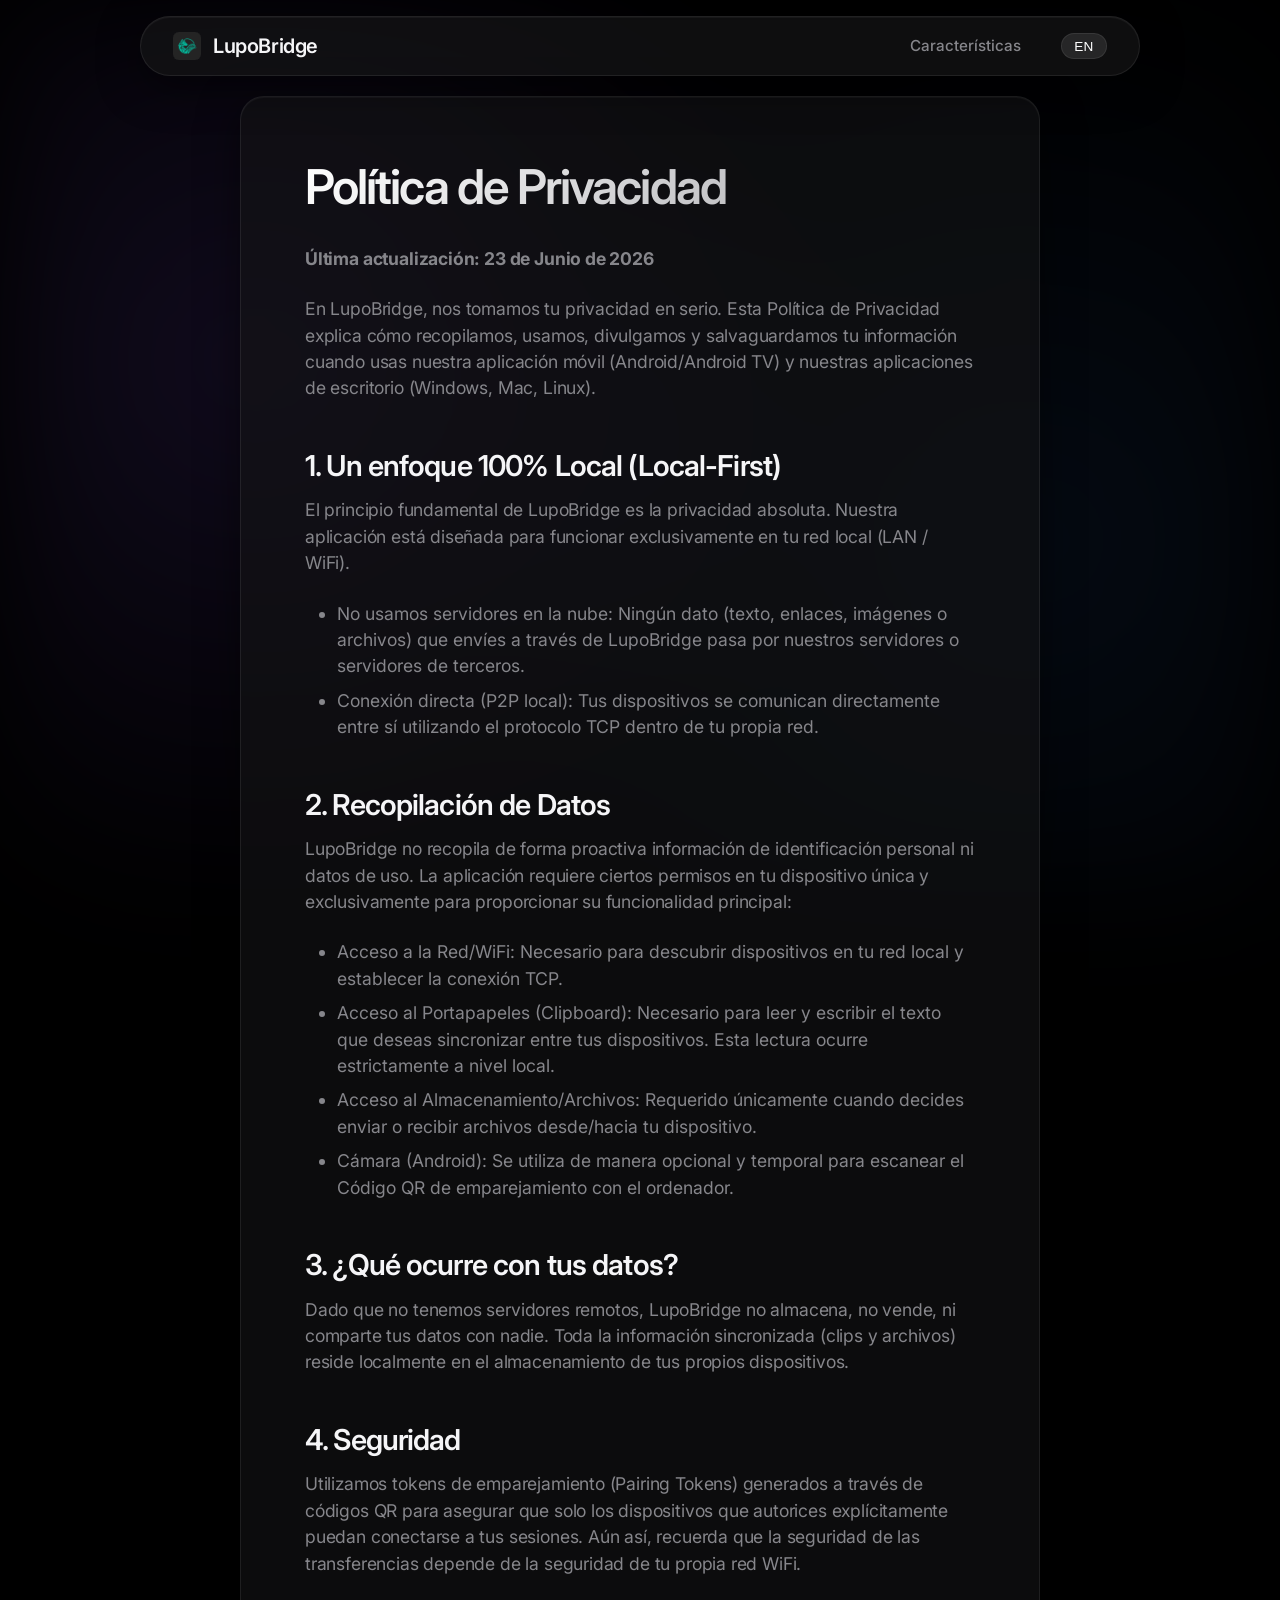
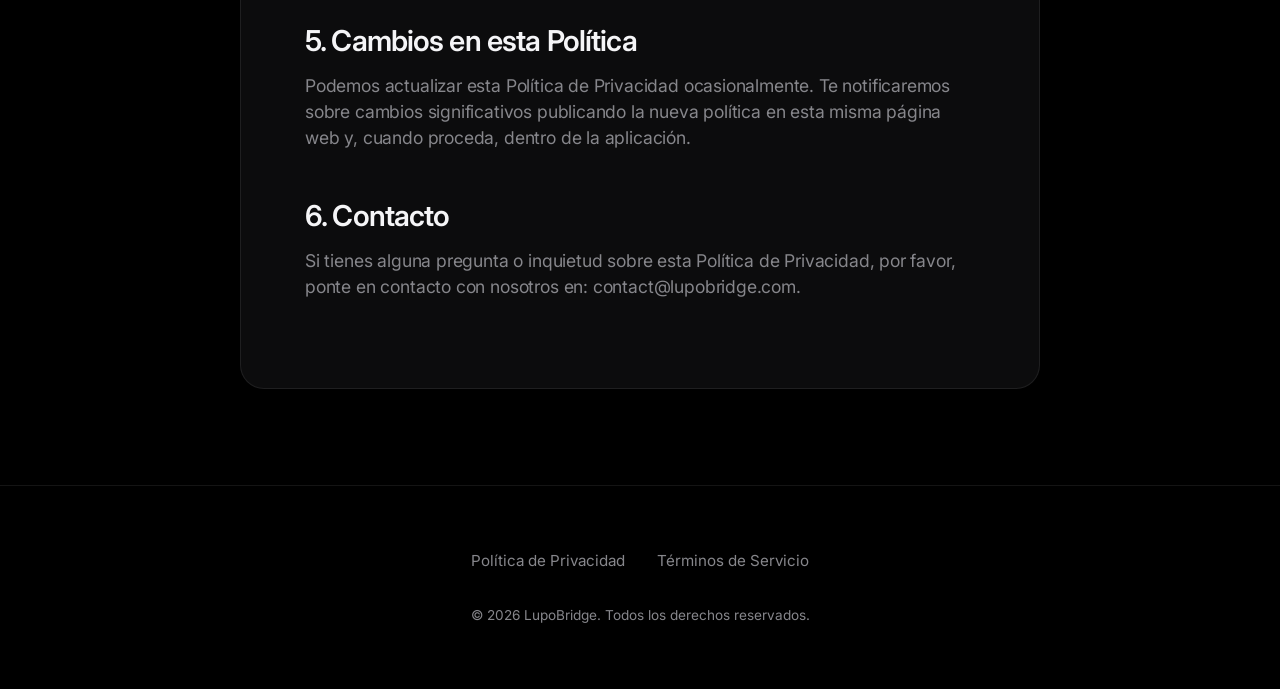
<file: privacy.html>
<!DOCTYPE html>
<html lang="es">
<head>
  <meta charset="UTF-8" />
  <meta name="viewport" content="width=device-width, initial-scale=1.0" />
  <title>Política de Privacidad - LupoBridge</title>
  <link href="https://fonts.googleapis.com/css2?family=Inter:wght@400;500;600;700&display=swap" rel="stylesheet">
  <script type="module" crossorigin src="/assets/main-DRXj1mTR.js"></script>
  <link rel="stylesheet" crossorigin href="/assets/main-PieC6xb2.css">
<link rel="manifest" href="/manifest.webmanifest"><script id="vite-plugin-pwa:register-sw" src="/registerSW.js"></script></head>
<body>
  <!-- Animated Grid Background -->
  <div class="mesh-bg"></div>

  <nav class="navbar glass">
    <div class="logo-container">
      <img src="/assets/logo-HPWFCnCi.png" alt="LupoBridge Logo" />
      <a href="/">LupoBridge</a>
    </div>
    <div class="nav-links">
      <a href="/" data-i18n="nav_features">Volver al Inicio</a>
      <button id="lang-toggle" class="lang-btn">EN</button>
    </div>
  </nav>

  <main class="legal-content glass" style="max-width: 800px; margin: 6rem auto; padding: 4rem; display: block;">
    <h1 data-i18n="privacy_title">Política de Privacidad</h1>
    <p><strong data-i18n="privacy_date">Última actualización: 23 de Junio de 2026</strong></p>

    <p data-i18n="privacy_intro">En LupoBridge, nos tomamos tu privacidad en serio. Esta Política de Privacidad explica cómo recopilamos, usamos, divulgamos y salvaguardamos tu información cuando usas nuestra aplicación móvil (Android/Android TV) y nuestras aplicaciones de escritorio (Windows, Mac, Linux).</p>

    <h2 data-i18n="privacy_h1">1. Un enfoque 100% Local (Local-First)</h2>
    <p data-i18n="privacy_p1">El principio fundamental de LupoBridge es la privacidad absoluta. Nuestra aplicación está diseñada para funcionar exclusivamente en tu red local (LAN / WiFi).</p>
    <ul>
      <li data-i18n="privacy_li1_1"><strong>No usamos servidores en la nube:</strong> Ningún dato (texto, enlaces, imágenes o archivos) que envíes a través de LupoBridge pasa por nuestros servidores o servidores de terceros.</li>
      <li data-i18n="privacy_li1_2"><strong>Conexión directa (P2P local):</strong> Tus dispositivos se comunican directamente entre sí utilizando el protocolo TCP dentro de tu propia red.</li>
    </ul>

    <h2 data-i18n="privacy_h2">2. Recopilación de Datos</h2>
    <p data-i18n="privacy_p2">LupoBridge <strong>no</strong> recopila de forma proactiva información de identificación personal ni datos de uso. La aplicación requiere ciertos permisos en tu dispositivo única y exclusivamente para proporcionar su funcionalidad principal:</p>
    <ul>
      <li data-i18n="privacy_li2_1"><strong>Acceso a la Red/WiFi:</strong> Necesario para descubrir dispositivos en tu red local y establecer la conexión TCP.</li>
      <li data-i18n="privacy_li2_2"><strong>Acceso al Portapapeles (Clipboard):</strong> Necesario para leer y escribir el texto que deseas sincronizar entre tus dispositivos. Esta lectura ocurre estrictamente a nivel local.</li>
      <li data-i18n="privacy_li2_3"><strong>Acceso al Almacenamiento/Archivos:</strong> Requerido únicamente cuando decides enviar o recibir archivos desde/hacia tu dispositivo.</li>
      <li data-i18n="privacy_li2_4"><strong>Cámara (Android):</strong> Se utiliza de manera opcional y temporal para escanear el Código QR de emparejamiento con el ordenador.</li>
    </ul>

    <h2 data-i18n="privacy_h3">3. ¿Qué ocurre con tus datos?</h2>
    <p data-i18n="privacy_p3">Dado que no tenemos servidores remotos, <strong>LupoBridge no almacena, no vende, ni comparte tus datos con nadie</strong>. Toda la información sincronizada (clips y archivos) reside localmente en el almacenamiento de tus propios dispositivos.</p>

    <h2 data-i18n="privacy_h4">4. Seguridad</h2>
    <p data-i18n="privacy_p4">Utilizamos tokens de emparejamiento (Pairing Tokens) generados a través de códigos QR para asegurar que solo los dispositivos que autorices explícitamente puedan conectarse a tus sesiones. Aún así, recuerda que la seguridad de las transferencias depende de la seguridad de tu propia red WiFi.</p>

    <h2 data-i18n="privacy_h5">5. Cambios en esta Política</h2>
    <p data-i18n="privacy_p5">Podemos actualizar esta Política de Privacidad ocasionalmente. Te notificaremos sobre cambios significativos publicando la nueva política en esta misma página web y, cuando proceda, dentro de la aplicación.</p>

    <h2 data-i18n="privacy_h6">6. Contacto</h2>
    <p data-i18n="privacy_p6">Si tienes alguna pregunta o inquietud sobre esta Política de Privacidad, por favor, ponte en contacto con nosotros en: <strong>contact@lupobridge.com</strong>.</p>
  </main>

  <footer>
    <div class="footer-links">
      <a href="/privacy.html" data-i18n="footer_privacy">Política de Privacidad</a>
      <a href="/terms.html" data-i18n="footer_terms">Términos de Servicio</a>
    </div>
    <div class="copyright" data-i18n="footer_rights">© 2026 LupoBridge. Todos los derechos reservados.</div>
  </footer>

</body>
</html>
</file>
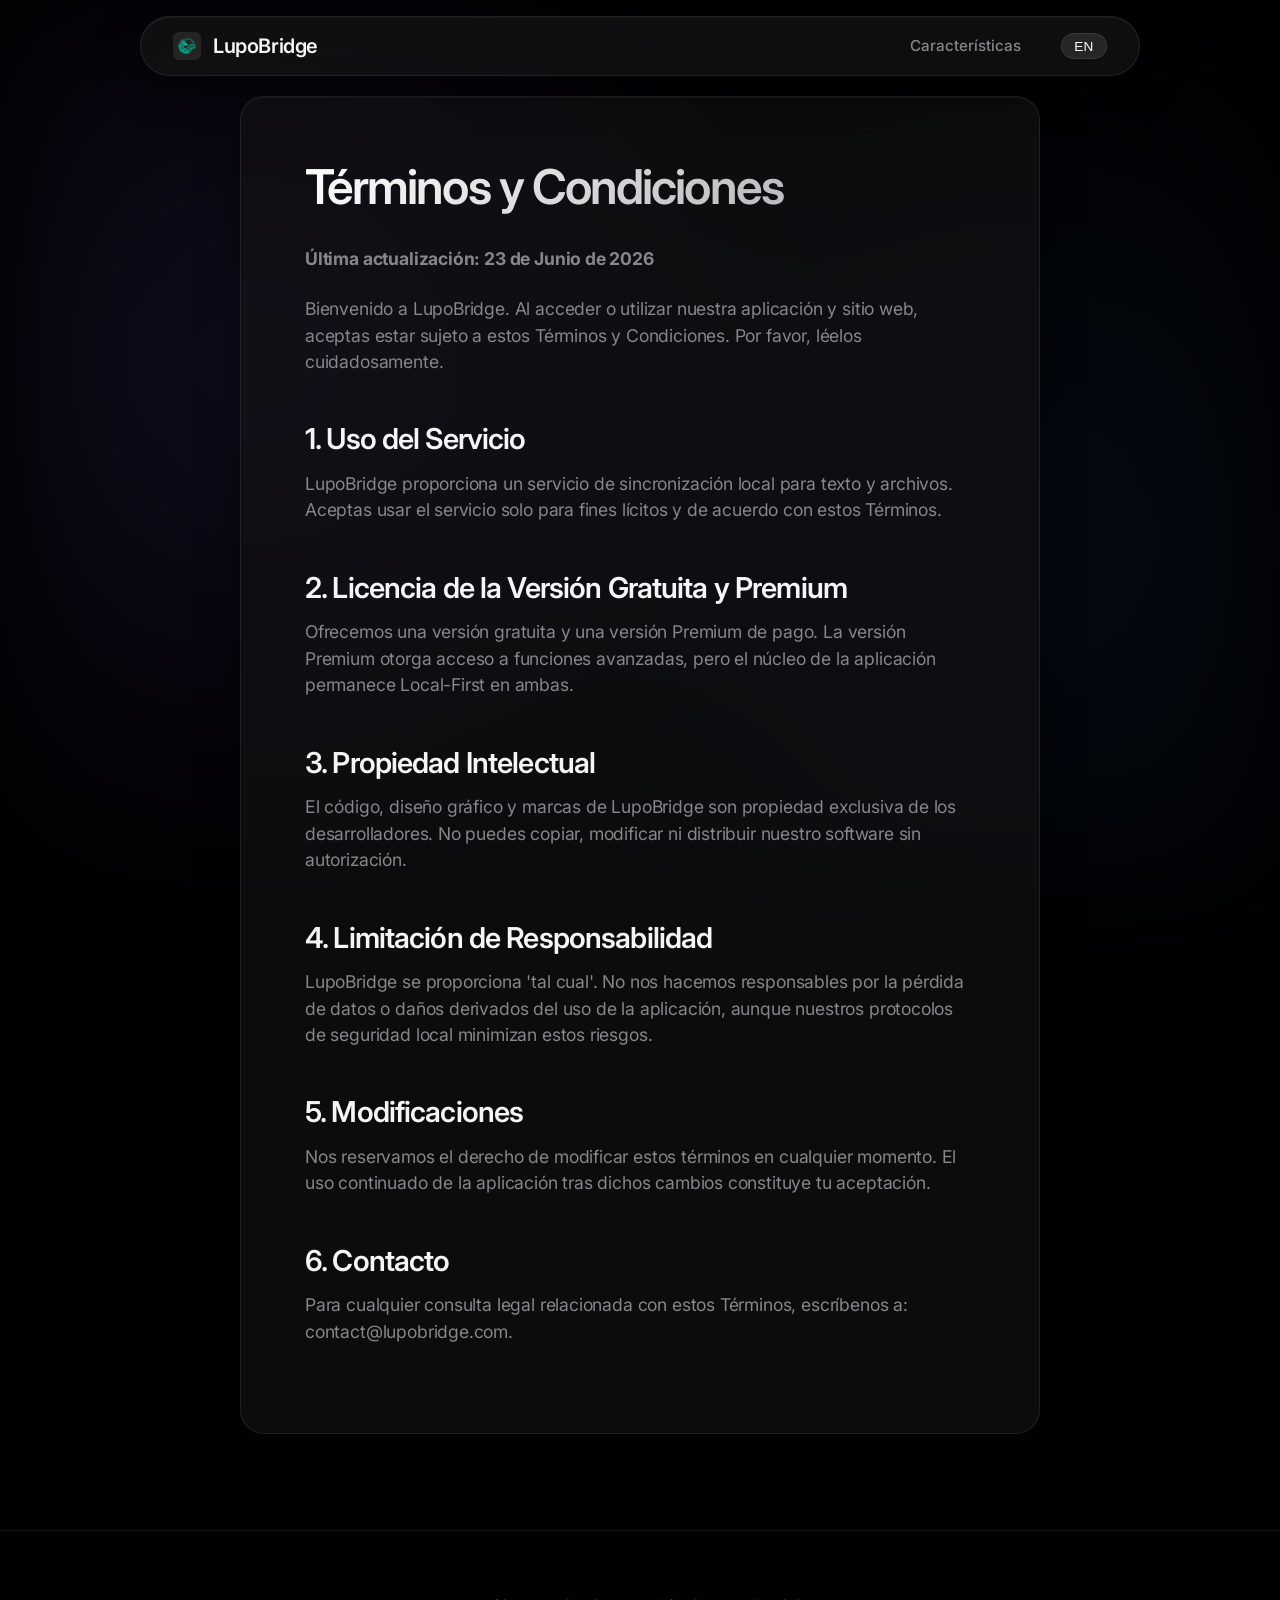
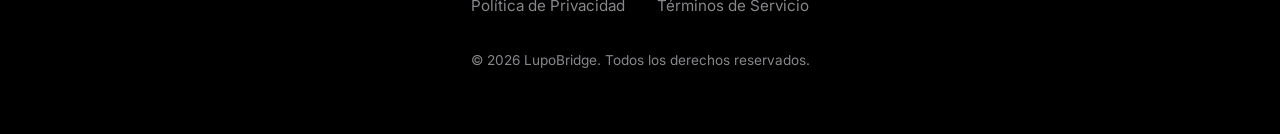
<file: terms.html>
<!DOCTYPE html>
<html lang="es">
<head>
  <meta charset="UTF-8" />
  <meta name="viewport" content="width=device-width, initial-scale=1.0" />
  <title>Términos de Servicio - LupoBridge</title>
  <link href="https://fonts.googleapis.com/css2?family=Inter:wght@400;500;600;700&display=swap" rel="stylesheet">
  <script type="module" crossorigin src="/assets/main-DRXj1mTR.js"></script>
  <link rel="stylesheet" crossorigin href="/assets/main-PieC6xb2.css">
<link rel="manifest" href="/manifest.webmanifest"><script id="vite-plugin-pwa:register-sw" src="/registerSW.js"></script></head>
<body>
  <!-- Animated Grid Background -->
  <div class="mesh-bg"></div>

  <nav class="navbar glass">
    <div class="logo-container">
      <img src="/assets/logo-HPWFCnCi.png" alt="LupoBridge Logo" />
      <a href="/">LupoBridge</a>
    </div>
    <div class="nav-links">
      <a href="/" data-i18n="nav_features">Volver al Inicio</a>
      <button id="lang-toggle" class="lang-btn">EN</button>
    </div>
  </nav>

  <main class="legal-content glass" style="max-width: 800px; margin: 6rem auto; padding: 4rem; display: block;">
    <h1 data-i18n="terms_title">Términos y Condiciones</h1>
    <p><strong data-i18n="terms_date">Última actualización: 23 de Junio de 2026</strong></p>

    <p data-i18n="terms_intro">Bienvenido a LupoBridge. Al acceder o utilizar nuestra aplicación y sitio web, aceptas estar sujeto a estos Términos y Condiciones. Por favor, léelos cuidadosamente.</p>

    <h2 data-i18n="terms_h1">1. Uso del Servicio</h2>
    <p data-i18n="terms_p1">LupoBridge proporciona un servicio de sincronización local para texto y archivos. Aceptas usar el servicio solo para fines lícitos y de acuerdo con estos Términos.</p>

    <h2 data-i18n="terms_h2">2. Licencia de la Versión Gratuita y Premium</h2>
    <p data-i18n="terms_p2">Ofrecemos una versión gratuita y una versión Premium de pago. La versión Premium otorga acceso a funciones avanzadas, pero el núcleo de la aplicación permanece Local-First en ambas.</p>

    <h2 data-i18n="terms_h3">3. Propiedad Intelectual</h2>
    <p data-i18n="terms_p3">El código, diseño gráfico y marcas de LupoBridge son propiedad exclusiva de los desarrolladores. No puedes copiar, modificar ni distribuir nuestro software sin autorización.</p>
    
    <h2 data-i18n="terms_h4">4. Limitación de Responsabilidad</h2>
    <p data-i18n="terms_p4">LupoBridge se proporciona 'tal cual'. No nos hacemos responsables por la pérdida de datos o daños derivados del uso de la aplicación, aunque nuestros protocolos de seguridad local minimizan estos riesgos.</p>

    <h2 data-i18n="terms_h5">5. Modificaciones</h2>
    <p data-i18n="terms_p5">Nos reservamos el derecho de modificar estos términos en cualquier momento. El uso continuado de la aplicación tras dichos cambios constituye tu aceptación.</p>

    <h2 data-i18n="terms_h6">6. Contacto</h2>
    <p data-i18n="terms_p6">Para cualquier consulta legal relacionada con estos Términos, escríbenos a: contact@lupobridge.com.</p>
  </main>

  <footer>
    <div class="footer-links">
      <a href="/privacy.html" data-i18n="footer_privacy">Política de Privacidad</a>
      <a href="/terms.html" data-i18n="footer_terms">Términos de Servicio</a>
    </div>
    <div class="copyright" data-i18n="footer_rights">© 2026 LupoBridge. Todos los derechos reservados.</div>
  </footer>

</body>
</html>
</file>
<file: assets/main-PieC6xb2.css>
:root{--bg-color:#000;--text-color:#f5f5f7;--text-muted:#86868b;--primary-color:#a78bfa;--primary-hover:#c4b5fd;--secondary-color:#60a5fa;--card-bg:#14141699;--card-border:#ffffff14;--glass-shadow:0 10px 40px #00000080;--font-family:-apple-system, BlinkMacSystemFont, "SF Pro Display", "Inter", "Segoe UI", Roboto, Helvetica, Arial, sans-serif;--transition:all .4s cubic-bezier(.16, 1, .3, 1);--nav-height:60px}*{box-sizing:border-box;margin:0;padding:0}body{font-family:var(--font-family);background-color:var(--bg-color);color:var(--text-color);-webkit-font-smoothing:antialiased;-moz-osx-font-smoothing:grayscale;line-height:1.5;position:relative;overflow-x:hidden}.mesh-bg{z-index:-1;pointer-events:none;filter:blur(60px);background:radial-gradient(circle at 20% 40%,#8b5cf61f,#0000 50%),radial-gradient(circle at 80% 60%,#3b82f614,#0000 50%);width:100vw;height:100vh;animation:15s ease-in-out infinite alternate pulseMesh;position:fixed;top:0;left:0}@keyframes pulseMesh{0%{opacity:.8;transform:scale(1)}to{opacity:1;transform:scale(1.1)}}a{color:inherit;text-decoration:none}img{-webkit-user-select:none;user-select:none;-webkit-user-drag:none}.glass{background:var(--card-bg);-webkit-backdrop-filter:blur(30px);border:1px solid var(--card-border);box-shadow:inset 0 1px 1px #ffffff0d, var(--glass-shadow);border-radius:24px}h1,h2,h3{letter-spacing:-.02em;font-weight:600;line-height:1.1}h1{letter-spacing:-.04em;background:linear-gradient(135deg,#fff 0%,#a1a1a6 100%);-webkit-text-fill-color:transparent;-webkit-background-clip:text;margin-bottom:1.5rem;font-size:5rem}h2{text-align:center;letter-spacing:-.03em;margin-bottom:1.5rem;font-size:3.5rem}h3{margin-bottom:.5rem;font-size:1.5rem}p{color:var(--text-muted);letter-spacing:-.01em;margin-bottom:1.5rem;font-size:1.25rem;font-weight:400}section{max-width:1200px;margin:0 auto;padding:8rem 5%}.navbar{width:90%;max-width:1000px;height:var(--nav-height);z-index:1000;background:#141416b3;border-radius:100px;justify-content:space-between;align-items:center;padding:0 2rem;display:flex;position:fixed;top:1rem;left:50%;transform:translate(-50%)}.logo-container{letter-spacing:-.02em;align-items:center;gap:.75rem;font-size:1.25rem;font-weight:600;display:flex}.logo-container img{border-radius:6px;height:28px}.nav-links{align-items:center;gap:2.5rem;display:flex}.nav-links a{color:var(--text-muted);transition:var(--transition);font-size:.95rem;font-weight:500}.nav-links a:hover{color:var(--text-color)}.lang-btn{border:1px solid var(--card-border);color:#fff;cursor:pointer;transition:var(--transition);background:#ffffff1a;border-radius:100px;padding:.3rem .8rem;font-size:.85rem;font-weight:500}.lang-btn:hover{background:#fff3}.hero{text-align:center;min-height:100vh;padding-top:calc(var(--nav-height) + 6rem);flex-direction:column;justify-content:center;align-items:center;max-width:900px;display:flex}.hero-image-wrapper{width:100%;max-width:800px;margin-bottom:4rem}.hero-image{border-radius:20px;width:100%;height:auto;box-shadow:0 20px 60px #0009}.cta-group{gap:1.5rem;margin-top:3rem;display:flex}.btn{cursor:pointer;transition:var(--transition);letter-spacing:-.01em;border:none;border-radius:100px;justify-content:center;align-items:center;gap:.5rem;padding:1rem 2.5rem;font-size:1.1rem;font-weight:500;display:inline-flex}.btn-primary{color:#000;background:#fff}.btn-primary:hover{transform:scale(1.02);box-shadow:0 0 20px #ffffff4d}.btn-outline{color:var(--text-color);border:1px solid var(--card-border);background:0 0}.btn-outline:hover{background:#ffffff1a}#manifesto{text-align:center;max-width:800px}#manifesto h2{background:linear-gradient(135deg,#a78bfa 0%,#60a5fa 100%);-webkit-text-fill-color:transparent;-webkit-background-clip:text}.bento-grid{grid-template-columns:repeat(auto-fit,minmax(280px,1fr));gap:1.5rem;margin-top:4rem;display:grid}.bento-card{transition:var(--transition);flex-direction:column;padding:2.5rem;display:flex}.bento-card:hover{border-color:#fff3;transform:translateY(-5px)scale(1.01)}.bento-icon{color:#fff;background:#ffffff0d;border-radius:12px;justify-content:center;align-items:center;width:48px;height:48px;margin-bottom:1.5rem;display:flex}.bento-icon svg{width:24px;height:24px}.showcase-row{align-items:center;gap:6rem;margin-top:8rem;margin-bottom:8rem;display:flex}.showcase-row.reverse{flex-direction:row-reverse}.showcase-text{flex:1}.showcase-text h2{text-align:left}.showcase-composition{flex:1;justify-content:center;align-items:center;min-height:400px;display:flex;position:relative}.img-back{border:1px solid var(--card-border);border-radius:20px;width:100%;max-width:500px;box-shadow:0 20px 40px #00000080}.img-front{border:1px solid #ffffff26;border-radius:24px;width:40%;max-width:200px;position:absolute;bottom:-10%;right:-5%;box-shadow:0 30px 60px #0009}.showcase-row.reverse .img-front{left:-5%;right:auto}.floating-slow{animation:8s ease-in-out infinite float}.floating-fast{animation:5s ease-in-out infinite float}.pricing-cards{flex-wrap:wrap;justify-content:center;gap:2rem;margin-top:4rem;display:flex}.pricing-card{flex-direction:column;flex:1;min-width:300px;max-width:400px;padding:3rem;display:flex}.pricing-card.premium{border:1px solid #a78bfa66;position:relative;overflow:hidden;box-shadow:0 0 40px #8b5cf626}.pricing-card.premium:before{content:"";background:linear-gradient(90deg,#a78bfa,#60a5fa);height:4px;position:absolute;top:0;left:0;right:0}.pricing-card h3{margin-bottom:.5rem;font-size:2rem}.pricing-price{color:#fff;margin-bottom:2rem;font-size:3rem;font-weight:700}.pricing-features{flex-grow:1;margin-bottom:3rem;list-style:none}.pricing-features li{color:var(--text-muted);align-items:center;gap:1rem;margin-bottom:1rem;display:flex}.pricing-features li svg{color:var(--primary-color);flex-shrink:0}.downloads-grid{grid-template-columns:repeat(auto-fit,minmax(240px,1fr));gap:1.5rem;margin-top:4rem;display:grid}.download-card{text-align:center;flex-direction:column;align-items:center;gap:1.5rem;padding:3rem 2rem;display:flex}.os-icon{filter:brightness(0)invert();opacity:.8;width:64px;height:64px}.faq-container{flex-direction:column;gap:1rem;margin-top:4rem;display:flex}.faq-item{transition:var(--transition);overflow:hidden}.faq-question{text-align:left;width:100%;color:var(--text-color);cursor:pointer;background:0 0;border:none;justify-content:space-between;align-items:center;padding:1.5rem 2rem;font-size:1.1rem;font-weight:500;display:flex}.faq-icon{color:var(--text-muted);font-size:1.5rem;transition:transform .3s}.faq-answer{max-height:0;padding:0 2rem;transition:max-height .3s,padding .3s;overflow:hidden}.faq-item.active .faq-answer{max-height:200px;padding:0 2rem 1.5rem}.faq-item.active .faq-icon{transform:rotate(45deg)}.contact-form{flex-direction:column;gap:1.5rem;max-width:600px;margin:4rem auto 0;padding:3rem;display:flex}.form-group{flex-direction:column;gap:.5rem;display:flex}.form-group label{color:var(--text-muted);font-size:.9rem;font-weight:500}.form-control{border:1px solid var(--card-border);color:var(--text-color);font-family:var(--font-family);transition:var(--transition);background:#ffffff0d;border-radius:12px;padding:1rem;font-size:1rem}.form-control:focus{border-color:var(--primary-color);background:#ffffff1a;outline:none}footer{text-align:center;border-top:1px solid var(--card-border);margin-top:4rem;padding:4rem 5%}.footer-links{justify-content:center;gap:2rem;margin-bottom:2rem;display:flex}.footer-links a{color:var(--text-muted);transition:var(--transition);font-size:.95rem}.footer-links a:hover{color:var(--text-color)}.copyright{color:var(--text-muted);font-size:.85rem}.legal-content{padding-top:calc(var(--nav-height) + 4rem)}.legal-content h1{text-align:left;margin-bottom:2rem;font-size:3rem}.legal-content h2{text-align:left;margin-top:3rem;margin-bottom:1rem;font-size:1.8rem}.legal-content p,.legal-content ul{margin-bottom:1.5rem;font-size:1.1rem}.legal-content ul{color:var(--text-muted);padding-left:2rem}.legal-content li{margin-bottom:.5rem}@media (width<=1024px){h1{font-size:3.5rem}h2{font-size:2.5rem}.showcase-row,.showcase-row.reverse{flex-direction:column;gap:3rem}}@media (width<=768px){h1{font-size:2.5rem}h2{font-size:2rem}p{font-size:1.1rem}section{padding:5rem 5%}.navbar{width:95%;padding:0 1rem}.nav-links{display:none}}
</file>
